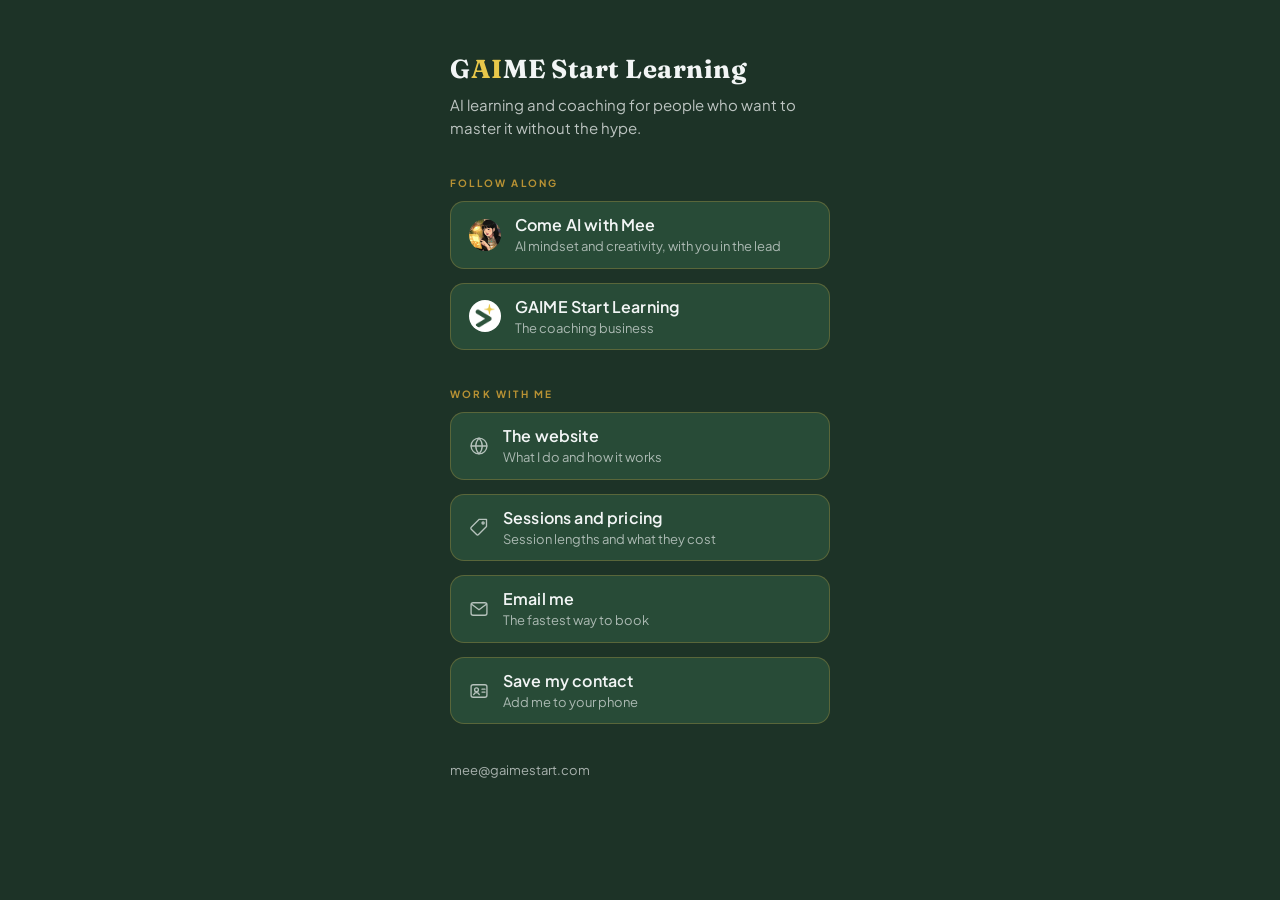
<file: tap/index.html>
<!DOCTYPE html>
<html lang="en"><head>
<meta charset="utf-8">
<meta name="viewport" content="width=device-width, initial-scale=1">
<meta name="robots" content="noindex, nofollow">
<title>GAIME Start Learning</title>
<link rel="icon" href="../img/gaime-icon.png" sizes="any">
<link rel="icon" href="../img/gaime-icon.svg" type="image/svg+xml">
<link rel="preconnect" href="https://fonts.googleapis.com">
<link rel="preconnect" href="https://fonts.gstatic.com" crossorigin="">
<link rel="stylesheet" href="https://fonts.googleapis.com/css2?family=Fraunces:opsz,wght@9..144,700&family=Plus+Jakarta+Sans:wght@400;600;700&display=swap">
<style>
:root{--espresso:#1d3327;--walnut:#284b37;--offwhite:#f2f5f5;--coin:#e8c84a;--honey:#b89234}
*{box-sizing:border-box;margin:0;padding:0}
html,body{background:var(--espresso)}
body{min-height:100vh;display:flex;justify-content:center;font-family:"Plus Jakarta Sans","DM Sans",sans-serif;color:var(--offwhite);-webkit-font-smoothing:antialiased;padding:56px 20px 44px}
main{width:100%;max-width:380px}
.wordmark{font-family:"Fraunces",Georgia,serif;font-weight:700;font-size:26px;letter-spacing:.02em;line-height:1}
.wordmark span{color:var(--coin)}
.intro{margin-top:12px;font-size:15px;line-height:1.5;opacity:.75;text-wrap:pretty}
.label-sec{display:block;font-family:"Plus Jakarta Sans","DM Sans",sans-serif;font-weight:700;font-size:10px;text-transform:uppercase;letter-spacing:.22em;color:var(--honey);margin:38px 0 12px}
.links{display:flex;flex-direction:column;gap:14px}
a.btn{display:flex;align-items:center;gap:14px;min-height:64px;padding:12px 18px;background:var(--walnut);border:1px solid rgba(201,165,68,.3);border-radius:14px;text-decoration:none;color:var(--offwhite)}
a.btn svg{flex:none;width:20px;height:20px;opacity:.7}
a.btn img{flex:none;width:32px;height:32px;border-radius:50%;object-fit:cover}
a.btn img.logo{background:#fff;object-fit:contain;padding:3px}
.txt{display:flex;flex-direction:column;gap:3px;min-width:0}
.label{font-size:16px;font-weight:600;letter-spacing:.01em}
.sub{font-size:13px;line-height:1.35;opacity:.65}
footer{margin-top:38px;font-size:13px}
footer a{color:var(--offwhite);opacity:.65;text-decoration:none}
</style>
</head>
<body>

<main>
<header>
<div class="wordmark">G<span>AI</span>ME Start Learning</div>
<p class="intro">AI learning and coaching for people who want to master it without the hype.</p>
</header>
<span class="label-sec">Follow Along</span>
<nav class="links">
<a class="btn" href="https://instagram.com/comeaiwithmee"><img src="../comeaiwithmee.jpg" width="32" height="32" loading="lazy" alt=""><span class="txt"><span class="label">Come AI with Mee</span><span class="sub">AI mindset and creativity, with you in the lead</span></span></a>
<a class="btn" href="https://instagram.com/gaime.start"><img class="logo" src="../gaimestart.jpg" width="32" height="32" loading="lazy" alt=""><span class="txt"><span class="label">GAIME Start Learning</span><span class="sub">The coaching business</span></span></a>
</nav>
<span class="label-sec">Work With Me</span>
<nav class="links">
<a class="btn" href="https://gaimestart.com"><svg viewBox="0 0 24 24" fill="none" stroke="currentColor" stroke-width="1.6" stroke-linecap="round" stroke-linejoin="round" aria-hidden="true"><circle cx="12" cy="12" r="9.5"></circle><path d="M2.6 12h18.8"></path><path d="M12 2.5c2.6 2.8 3.9 6 3.9 9.5s-1.3 6.7-3.9 9.5c-2.6-2.8-3.9-6-3.9-9.5s1.3-6.7 3.9-9.5z"></path></svg><span class="txt"><span class="label">The website</span><span class="sub">What I do and how it works</span></span></a>
<a class="btn" href="../pricing.html"><svg viewBox="0 0 24 24" fill="none" stroke="currentColor" stroke-width="1.6" stroke-linecap="round" stroke-linejoin="round" aria-hidden="true"><path d="M12.3 2.8H21v8.7l-9.6 9.6a1.6 1.6 0 0 1-2.3 0l-6.4-6.4a1.6 1.6 0 0 1 0-2.3z"></path><circle cx="16.9" cy="7.1" r="1.3"></circle></svg><span class="txt"><span class="label">Sessions and pricing</span><span class="sub">Session lengths and what they cost</span></span></a>
<a class="btn" href="mailto:mee@gaimestart.com?subject=Session%20enquiry"><svg viewBox="0 0 24 24" fill="none" stroke="currentColor" stroke-width="1.6" stroke-linecap="round" stroke-linejoin="round" aria-hidden="true"><rect x="2.5" y="4.5" width="19" height="15" rx="2.5"></rect><path d="M3.2 6.3 12 13l8.8-6.7"></path></svg><span class="txt"><span class="label">Email me</span><span class="sub">The fastest way to book</span></span></a>
<a class="btn" href="/mee.vcf"><svg viewBox="0 0 24 24" fill="none" stroke="currentColor" stroke-width="1.6" stroke-linecap="round" stroke-linejoin="round" aria-hidden="true"><rect x="2.5" y="4.5" width="19" height="15" rx="2.5"></rect><circle cx="9" cy="10.6" r="2.3"></circle><path d="M5.6 16.4c.6-1.6 1.9-2.4 3.4-2.4s2.8.8 3.4 2.4"></path><path d="M15.6 9.8h3.6M15.6 13.3h3.6"></path></svg><span class="txt"><span class="label">Save my contact</span><span class="sub">Add me to your phone</span></span></a>
</nav>
<footer><a href="mailto:mee@gaimestart.com">mee@gaimestart.com</a></footer>
</main>


</body></html>
</file>
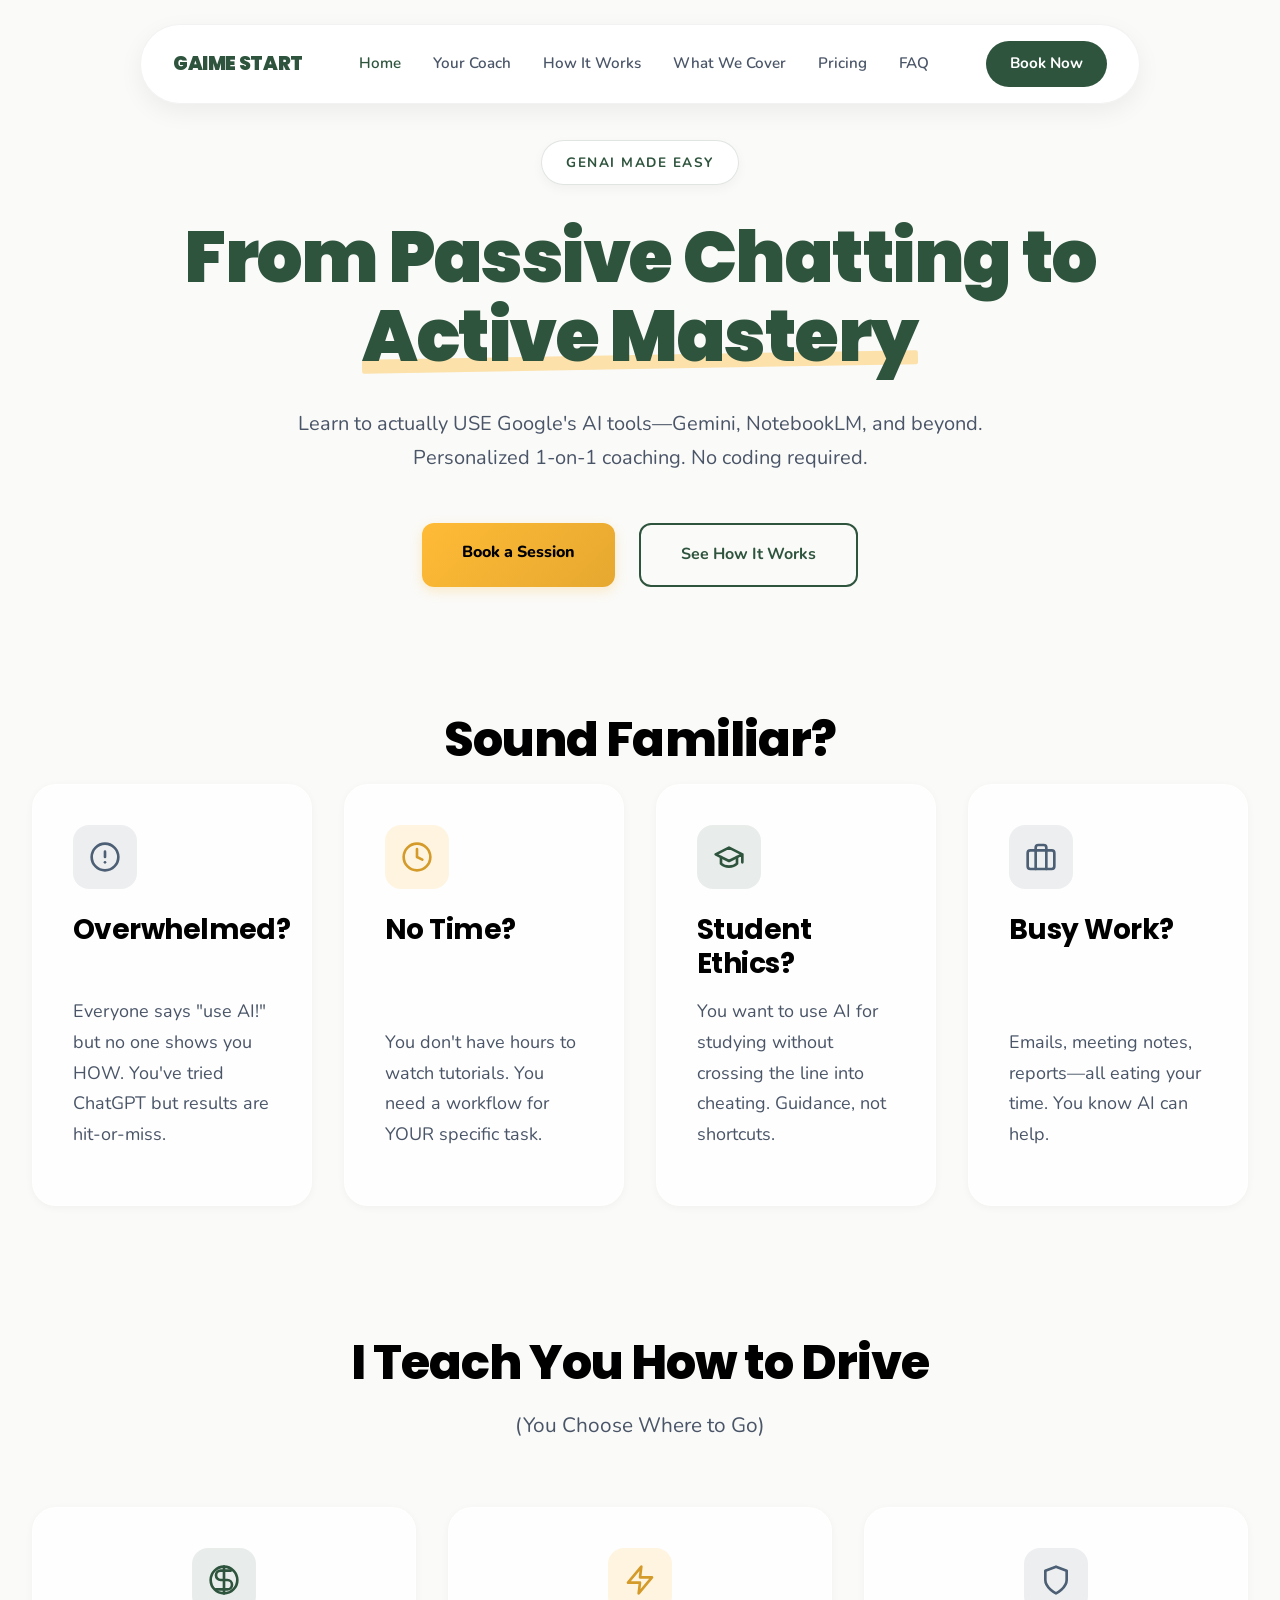
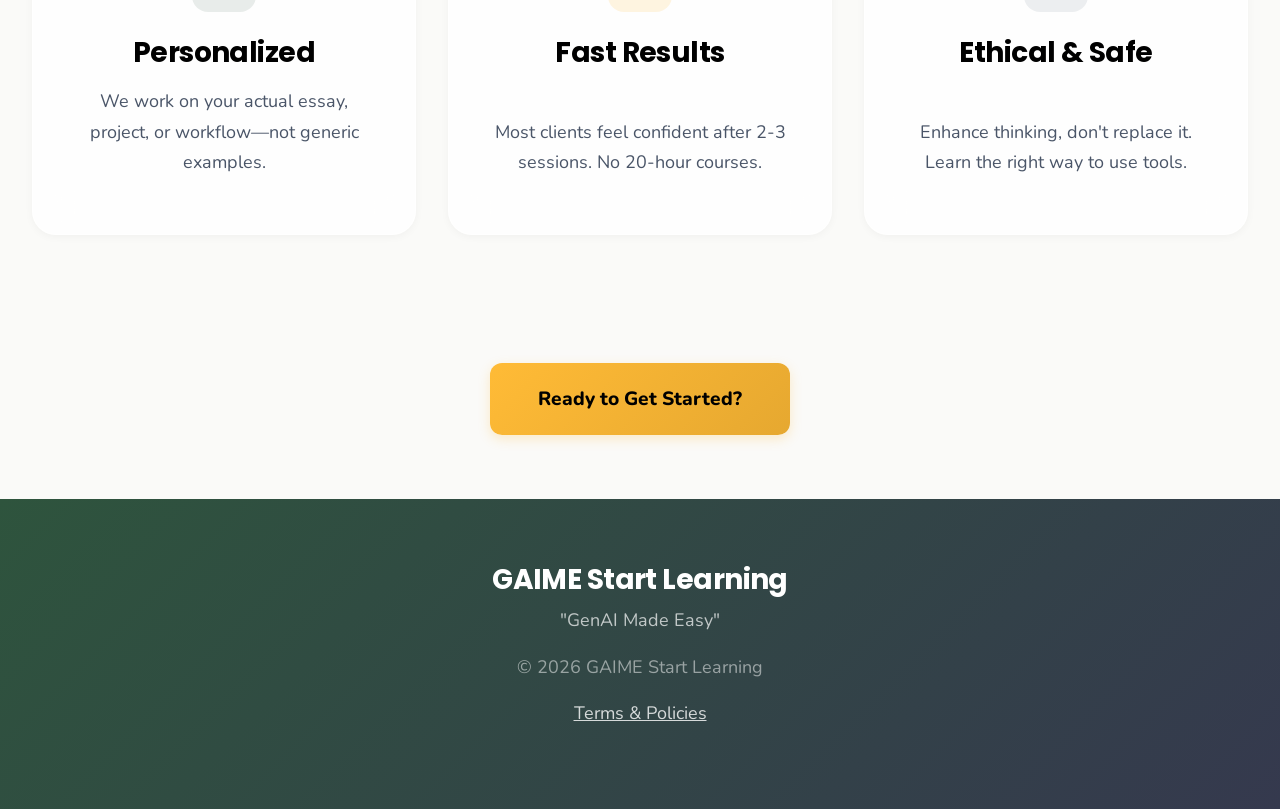
<file: index.html.html>
<!DOCTYPE html>
<html lang="en">
<head>
    <meta charset="UTF-8">
    <meta name="viewport" content="width=device-width, initial-scale=1.0">
    <title>GAIME Start Learning - GenAI Made Easy</title>
    
    <link rel="preconnect" href="https://fonts.googleapis.com">
    <link rel="preconnect" href="https://fonts.gstatic.com" crossorigin>
    <link href="https://fonts.googleapis.com/css2?family=Nunito:wght@400;600;700;800&family=Poppins:wght@600;700;800;900&display=swap" rel="stylesheet">
    
    <style>
        /* ========== VARIABLES ========== */
        :root {
            --primary-green: #2E543D;
            --light-green: #A8B79A;
            --navy: #35394e;
            --slate-blue: #4c5f74;
            --gold: #ffbb36;
            --text-black: #000000;
            --text-gray: #4A5568;
            --text-light: #718096;
            --bg-white: #FFFFFF;
            --bg-light: #F7F9FB;
            --bg-cream: #FAFAF8;
            --border-gray: #E2E8F0;
            --shadow-sm: 0 2px 8px rgba(0, 0, 0, 0.04);
            --shadow-md: 0 4px 16px rgba(0, 0, 0, 0.08);
            --shadow-lg: 0 8px 32px rgba(0, 0, 0, 0.12);
            --ease-spring: cubic-bezier(0.34, 1.56, 0.64, 1);
        }
        
        /* ========== RESET ========== */
        * { margin: 0; padding: 0; box-sizing: border-box; }
        html { scroll-behavior: smooth; }
        
        body {
            font-family: 'Nunito', sans-serif;
            font-size: 18px;
            line-height: 1.7;
            color: var(--text-black);
            background-color: var(--bg-cream);
            overflow-x: hidden;
        }

        /* PAGE SWITCHING */
        .page { display: none; }
        .page.active { display: block; }
        
        h1, h2, h3, h4, h5, h6 {
            font-family: 'Poppins', sans-serif;
            font-weight: 800;
            line-height: 1.2;
            margin-bottom: 1rem;
            letter-spacing: -0.02em;
        }
        
        h1 { font-size: 4rem; font-weight: 900; }
        h2 { font-size: 3rem; font-weight: 800; }
        h3 { font-size: 1.75rem; font-weight: 700; }
        
        p { margin-bottom: 1rem; color: var(--text-gray); }
        a { text-decoration: none; transition: all 0.3s ease; cursor: pointer; }
        ul { list-style: none; }

        /* ========== ANIMATIONS ========== */
        .reveal { opacity: 1; transform: none; }

        body.js-active .reveal {
            opacity: 0;
            transform: translateY(30px);
            filter: blur(5px);
            transition: opacity 0.6s ease, transform 0.8s var(--ease-spring), filter 0.6s ease;
        }

        body.js-active .reveal.active {
            opacity: 1;
            transform: translateY(0);
            filter: blur(0);
        }

        .delay-1 { transition-delay: 0.1s; }
        .delay-2 { transition-delay: 0.2s; }
        .delay-3 { transition-delay: 0.3s; }
        .delay-4 { transition-delay: 0.4s; }

        /* ========== GLASS CARDS ========== */
        .glass-card {
            background: rgba(255, 255, 255, 0.8);
            backdrop-filter: blur(20px);
            -webkit-backdrop-filter: blur(20px);
            border: 1px solid rgba(255, 255, 255, 0.5);
            border-radius: 24px;
            padding: 2.5rem;
            box-shadow: var(--shadow-sm);
            transition: all 0.4s var(--ease-spring);
            position: relative;
            overflow: hidden;
            display: flex;
            flex-direction: column;
        }
        
        .glass-card > *:last-child {
            margin-top: auto;
        }
        
        .glass-card::before {
            content: '';
            position: absolute;
            top: 0;
            left: 0;
            right: 0;
            height: 4px;
            background: linear-gradient(90deg, var(--primary-green), var(--light-green));
            transform: scaleX(0);
            transition: transform 0.3s ease;
        }
        
        .glass-card:hover::before {
            transform: scaleX(1);
        }
        
        .glass-card:hover {
            transform: translateY(-8px);
            box-shadow: var(--shadow-lg);
            border-color: rgba(168, 183, 154, 0.3);
        }

        /* ========== ICONS ========== */
        .icon-wrapper {
            width: 64px;
            height: 64px;
            border-radius: 16px;
            display: flex;
            align-items: center;
            justify-content: center;
            margin-bottom: 1.5rem;
            transition: all 0.3s ease;
        }
        
        .icon-wrapper svg {
            width: 32px;
            height: 32px;
            stroke: currentColor;
            stroke-width: 2;
            fill: none;
            stroke-linecap: round;
            stroke-linejoin: round;
        }
        
        .icon-green { background: rgba(46, 84, 61, 0.1); color: var(--primary-green); }
        .icon-gold { background: rgba(255, 187, 54, 0.15); color: #d49a2a; }
        .icon-blue { background: rgba(76, 95, 116, 0.1); color: var(--slate-blue); }
        
        .glass-card:hover .icon-wrapper {
            transform: scale(1.1) rotate(5deg);
        }

        /* ========== BUTTONS ========== */
        .btn-primary {
            background: linear-gradient(135deg, var(--gold) 0%, #e6a830 100%);
            color: var(--text-black);
            padding: 1rem 2.5rem;
            border-radius: 12px;
            font-weight: 800;
            font-size: 1rem;
            transition: all 0.3s ease;
            border: none;
            cursor: pointer;
            display: inline-block;
            box-shadow: 0 4px 12px rgba(255, 187, 54, 0.25);
        }
        
        .btn-primary:hover {
            transform: translateY(-2px);
            box-shadow: 0 6px 20px rgba(255, 187, 54, 0.35);
        }
        
        .btn-secondary {
            background: transparent;
            color: var(--primary-green);
            padding: 1rem 2.5rem;
            border-radius: 12px;
            font-weight: 700;
            border: 2px solid var(--primary-green);
            transition: all 0.3s ease;
            display: inline-block;
            font-size: 1rem;
        }
        
        .btn-secondary:hover {
            background: var(--primary-green);
            color: white;
            transform: translateY(-2px);
        }

        /* ========== NAVIGATION ========== */
        nav {
            position: fixed;
            top: 24px;
            left: 50%;
            transform: translateX(-50%);
            width: 90%;
            max-width: 1000px;
            padding: 16px 32px;
            background: rgba(255, 255, 255, 0.95);
            backdrop-filter: blur(20px);
            -webkit-backdrop-filter: blur(20px);
            border: 1px solid rgba(0, 0, 0, 0.05);
            border-radius: 100px;
            display: flex;
            justify-content: space-between;
            align-items: center;
            z-index: 1000;
            box-shadow: 0 8px 24px rgba(0, 0, 0, 0.06);
        }
        
        .logo {
            font-weight: 900;
            color: var(--primary-green);
            font-size: 1.2rem;
            font-family: 'Poppins', sans-serif;
            letter-spacing: -0.02em;
            cursor: pointer;
            transition: all 0.3s ease;
        }
        
        .logo:hover {
            opacity: 0.7;
        }
        
        .nav-links {
            display: flex;
            gap: 2rem;
        }
        
        .nav-links a {
            color: var(--text-gray);
            font-weight: 600;
            font-size: 0.95rem;
        }
        
        .nav-links a:hover, .nav-links a.active {
            color: var(--primary-green);
        }
        
        .nav-cta {
            background: var(--primary-green);
            color: white;
            padding: 10px 24px;
            border-radius: 100px;
            font-size: 0.95rem;
            font-weight: 700;
        }
        
        .mobile-toggle {
            display: none;
            background: none;
            border: none;
            font-size: 1.5rem;
            cursor: pointer;
            color: var(--primary-green);
        }

        /* ========== MARKER HIGHLIGHT ========== */
        .marker-highlight {
            position: relative;
            z-index: 1;
            display: inline-block;
        }
        
        .marker-highlight::after {
            content: "";
            position: absolute;
            left: 0;
            bottom: 6px;
            height: 14px;
            background-color: rgba(255, 187, 54, 0.4);
            z-index: -1;
            border-radius: 2px;
            transform: rotate(-1deg);
            width: 0%;
            transition: width 1s var(--ease-spring) 0.4s;
        }
        
        .marker-highlight.active::after {
            width: 100%;
        }

        /* ========== LAYOUT ========== */
        .container {
            max-width: 1400px;
            margin: 0 auto;
            padding: 0 2rem;
        }
        
        section {
            padding: 4rem 0;
        }
        
        .section-compact {
            padding: 3rem 0;
        }
        
        .text-center {
            text-align: center;
        }
        
        .grid-2 {
            display: grid;
            grid-template-columns: repeat(auto-fit, minmax(300px, 1fr));
            gap: 2rem;
        }
        
        .grid-3 {
            display: grid;
            grid-template-columns: repeat(auto-fit, minmax(300px, 1fr));
            gap: 2rem;
        }
        
        .grid-4 {
            display: grid;
            grid-template-columns: repeat(auto-fit, minmax(280px, 1fr));
            gap: 2rem;
        }
        
        @media (min-width: 1200px) {
            .grid-4 {
                grid-template-columns: repeat(4, 1fr);
            }
        }
        
        /* ========== TABLET ========== */
        @media (min-width: 769px) and (max-width: 1199px) {
            .container {
                padding: 0 2.5rem;
            }
            
            h1 { font-size: 3rem; }
            h2 { font-size: 2.25rem; }
            
            .hero h1 {
                font-size: 3.5rem;
            }
            
            .grid-4 {
                grid-template-columns: repeat(2, 1fr);
            }
            
            .grid-3 {
                grid-template-columns: repeat(2, 1fr);
            }
            
            .nav-links {
                gap: 1.5rem;
            }
            
            .nav-links a {
                font-size: 0.9rem;
            }
        }

        /* ========== HERO ========== */
        .hero {
            padding-top: 140px;
            padding-bottom: 60px;
            text-align: center;
            max-width: 1100px;
            margin: 0 auto;
        }
        
        .badge {
            display: inline-block;
            background: rgba(255, 255, 255, 0.9);
            border: 1px solid rgba(46, 84, 61, 0.15);
            color: var(--primary-green);
            padding: 10px 24px;
            border-radius: 100px;
            font-weight: 700;
            font-size: 0.85rem;
            margin-bottom: 2rem;
            text-transform: uppercase;
            letter-spacing: 1.5px;
            box-shadow: 0 4px 12px rgba(0, 0, 0, 0.04);
        }
        
        .hero h1 {
            font-size: 4.5rem;
            line-height: 1.1;
            margin-bottom: 2rem;
            color: var(--primary-green);
        }
        
        .hero p {
            font-size: 1.25rem;
            color: var(--text-gray);
            margin-bottom: 3rem;
            line-height: 1.7;
        }
        
        .hero-btns {
            display: flex;
            gap: 1.5rem;
            justify-content: center;
            flex-wrap: wrap;
        }

        /* ========== PRICING ========== */
        .price {
            font-size: 3.5rem;
            font-weight: 900;
            color: var(--primary-green);
            font-family: 'Poppins', sans-serif;
            margin: 1rem 0;
        }
        
        .price span {
            font-size: 1.5rem;
            color: var(--text-light);
            font-weight: 600;
        }
        
        .badge-pop {
            background: var(--gold);
            color: var(--text-black);
            padding: 6px 16px;
            border-radius: 20px;
            font-size: 0.75rem;
            font-weight: 800;
            text-transform: uppercase;
            display: inline-block;
            margin-bottom: 1rem;
        }
        
        .featured {
            border: 3px solid var(--gold) !important;
            transform: scale(1.05);
        }

        /* ========== LISTS ========== */
        .check-list li {
            position: relative;
            padding-left: 2rem;
            margin-bottom: 0.75rem;
            color: var(--text-gray);
        }
        
        .check-list li::before {
            content: '';
            position: absolute;
            left: 0;
            top: 4px;
            width: 20px;
            height: 20px;
            background-image: url("data:image/svg+xml,%3Csvg xmlns='http://www.w3.org/2000/svg' viewBox='0 0 24 24' fill='none' stroke='%232E543D' stroke-width='3' stroke-linecap='round' stroke-linejoin='round'%3E%3Cpolyline points='20 6 9 17 4 12'%3E%3C/polyline%3E%3C/svg%3E");
            background-repeat: no-repeat;
        }

        .cross-list li {
            position: relative;
            padding-left: 2rem;
            margin-bottom: 0.75rem;
            color: var(--text-gray);
        }
        
        .cross-list li::before {
            content: '';
            position: absolute;
            left: 0;
            top: 4px;
            width: 20px;
            height: 20px;
            background-image: url("data:image/svg+xml,%3Csvg xmlns='http://www.w3.org/2000/svg' viewBox='0 0 24 24' fill='none' stroke='%23EF4444' stroke-width='3' stroke-linecap='round' stroke-linejoin='round'%3E%3Cline x1='18' y1='6' x2='6' y2='18'%3E%3C/line%3E%3Cline x1='6' y1='6' x2='18' y2='18'%3E%3C/line%3E%3C/svg%3E");
            background-repeat: no-repeat;
        }

        /* ========== STEP CIRCLES ========== */
        .step-circle {
            width: 48px;
            height: 48px;
            background: var(--primary-green);
            color: white;
            display: flex;
            align-items: center;
            justify-content: center;
            border-radius: 50%;
            font-weight: 900;
            font-size: 1.5rem;
            margin: 0 auto 1.5rem;
            font-family: 'Poppins', sans-serif;
        }

        /* ========== LOCATION NOTE ========== */
        .location-note {
            background: linear-gradient(135deg, rgba(255, 187, 54, 0.1), rgba(255, 187, 54, 0.05));
            border-left: 4px solid var(--gold);
            padding: 1.5rem;
            border-radius: 12px;
            margin-top: 2rem;
        }
        
        .location-note strong {
            color: var(--primary-green);
        }

        /* ========== ABOUT PAGE SPECIFIC ========== */
        .about-intro {
            max-width: 1000px;
            margin: 0 auto 4rem;
            text-align: center;
        }

        .credentials-grid {
            display: grid;
            grid-template-columns: repeat(auto-fit, minmax(280px, 1fr));
            gap: 2rem;
            margin: 3rem 0;
        }

        .philosophy-box {
            background: linear-gradient(135deg, rgba(46, 84, 61, 0.05), rgba(168, 183, 154, 0.05));
            border: 2px solid rgba(46, 84, 61, 0.15);
            border-radius: 20px;
            padding: 3rem;
            margin: 3rem 0;
        }

        .philosophy-box h3 {
            color: var(--primary-green);
            margin-bottom: 1.5rem;
            font-size: 2rem;
        }

        /* ========== FOOTER ========== */
        footer {
            background: linear-gradient(135deg, var(--primary-green) 0%, var(--navy) 100%);
            color: white;
            padding: 4rem 0;
            text-align: center;
        }
        
        footer h3 {
            color: white;
            margin-bottom: 0.5rem;
        }
        
        footer p {
            color: rgba(255, 255, 255, 0.7);
        }
        
        footer a {
            color: rgba(255, 255, 255, 0.8);
            text-decoration: underline;
        }
        
        footer a:hover {
            color: var(--gold);
        }

        /* ========== TERMS PAGE ========== */
        .legal-card {
            background: rgba(255, 255, 255, 0.9);
            backdrop-filter: blur(20px);
            border: 1px solid rgba(0, 0, 0, 0.05);
            border-radius: 24px;
            padding: 4rem;
            max-width: 1100px;
            margin: 150px auto 4rem;
            box-shadow: var(--shadow-md);
        }
        
        .legal-card h1 {
            font-size: 2.5rem;
            color: var(--primary-green);
            margin-bottom: 1rem;
        }
        
        .legal-card h2 {
            font-size: 1.8rem;
            color: var(--navy);
            margin-top: 3rem;
            margin-bottom: 1.5rem;
            border-bottom: 2px solid rgba(46, 84, 61, 0.1);
            padding-bottom: 0.75rem;
        }
        
        .legal-card h3 {
            font-size: 1.3rem;
            color: var(--primary-green);
            margin-top: 2rem;
            margin-bottom: 1rem;
        }

        /* ========== ACCORDION ========== */
        .accordion-item {
            border: 1px solid rgba(0, 0, 0, 0.08);
            border-radius: 12px;
            margin-bottom: 1rem;
            overflow: hidden;
            background: rgba(255, 255, 255, 0.6);
            backdrop-filter: blur(10px);
            transition: all 0.3s ease;
        }
        
        .accordion-item:hover {
            border-color: rgba(46, 84, 61, 0.2);
            box-shadow: 0 4px 12px rgba(0, 0, 0, 0.05);
        }
        
        .accordion-header {
            padding: 1.5rem;
            cursor: pointer;
            display: flex;
            justify-content: space-between;
            align-items: center;
            user-select: none;
            transition: background 0.3s ease;
        }
        
        .accordion-header:hover {
            background: rgba(46, 84, 61, 0.03);
        }
        
        .accordion-header h3 {
            margin: 0;
            font-size: 1.1rem;
            color: var(--text-black);
            font-weight: 700;
        }
        
        .accordion-icon {
            width: 24px;
            height: 24px;
            border-radius: 50%;
            background: var(--primary-green);
            color: white;
            display: flex;
            align-items: center;
            justify-content: center;
            font-size: 1.2rem;
            font-weight: 700;
            transition: transform 0.3s ease;
            flex-shrink: 0;
            margin-left: 1rem;
        }
        
        .accordion-item.active .accordion-icon {
            transform: rotate(45deg);
        }
        
        .accordion-content {
            max-height: 0;
            overflow: hidden;
            transition: max-height 0.4s ease, padding 0.4s ease;
        }
        
        .accordion-item.active .accordion-content {
            max-height: 500px;
            padding: 0 1.5rem 1.5rem;
        }
        
        .accordion-content p {
            margin: 0;
            color: var(--text-gray);
            line-height: 1.7;
        }
        
        
        .meta-info {
            font-size: 0.9rem;
            color: #8899A6;
            margin-bottom: 2rem;
            font-weight: 600;
        }
        
        .highlight-box {
            background: rgba(255, 187, 54, 0.1);
            border-left: 4px solid var(--gold);
            padding: 1.5rem;
            border-radius: 8px;
            margin: 2rem 0;
        }
        
        .table-container {
            overflow-x: auto;
            border: 1px solid rgba(0, 0, 0, 0.05);
            border-radius: 12px;
            margin: 2rem 0;
        }
        
        table {
            width: 100%;
            border-collapse: collapse;
            min-width: 600px;
        }
        
        th {
            background: rgba(46, 84, 61, 0.05);
            text-align: left;
            padding: 16px;
            font-family: 'Poppins', sans-serif;
            font-size: 0.9rem;
            color: var(--primary-green);
            border-bottom: 1px solid rgba(0, 0, 0, 0.05);
        }
        
        td {
            padding: 16px;
            border-bottom: 1px solid rgba(0, 0, 0, 0.05);
            font-size: 0.95rem;
            color: var(--text-gray);
        }
        
        tr:hover td {
            background: rgba(0, 0, 0, 0.01);
        }

        /* ========== RESPONSIVE ========== */
        @media (max-width: 768px) {
            h1 { font-size: 2rem; }
            h2 { font-size: 1.75rem; }
            h3 { font-size: 1.3rem; }
            
            nav {
                width: 95%;
                padding: 12px 20px;
            }
            
            .nav-links {
                display: none;
            }
            
            .mobile-toggle {
                display: block;
            }
            
            .hero {
                padding-top: 100px;
                padding-bottom: 40px;
            }
            
            .hero h1 {
                font-size: 2rem;
                line-height: 1.2;
            }
            
            .hero p {
                font-size: 1rem;
            }
            
            .hero-btns {
                flex-direction: column;
                gap: 1rem;
            }
            
            .hero-btns a {
                width: 100%;
                text-align: center;
            }
            
            section {
                padding: 3rem 0;
            }
            
            .container {
                padding: 0 1.5rem;
            }
            
            .featured {
                transform: scale(1);
            }
            
            .legal-card {
                padding: 2rem 1.5rem;
                margin-top: 120px;
            }
            
            .grid-3, .grid-2, .grid-4 {
                grid-template-columns: 1fr;
                gap: 1.5rem;
            }
            
            .glass-card {
                padding: 2rem;
            }
            
            .price {
                font-size: 2.5rem;
            }
            
            .btn-primary, .btn-secondary {
                padding: 0.875rem 2rem;
                font-size: 0.95rem;
                width: 100%;
                text-align: center;
            }
            
            .badge {
                font-size: 0.75rem;
                padding: 8px 16px;
            }
            
            .icon-wrapper {
                width: 56px;
                height: 56px;
            }
            
            .icon-wrapper svg {
                width: 28px;
                height: 28px;
            }
            
            .accordion-header h3 {
                font-size: 1rem;
            }
            
            .accordion-header {
                padding: 1.25rem;
            }
            
            .accordion-item.active .accordion-content {
                padding: 0 1.25rem 1.25rem;
            }
            
            .credentials-grid {
                grid-template-columns: 1fr;
            }
            
            .philosophy-box {
                padding: 2rem;
            }
        }
    </style>
</head>
<body>

    <!-- ========== NAVIGATION ========== -->
    <nav>
        <div class="logo" onclick="navigateTo('home')">GAIME START</div>
        <div class="nav-links">
            <a onclick="navigateTo('home')">Home</a>
            <a onclick="navigateTo('about')">Your Coach</a>
            <a onclick="navigateTo('how')">How It Works</a>
            <a onclick="navigateTo('cover')">What We Cover</a>
            <a onclick="navigateTo('pricing')">Pricing</a>
            <a onclick="navigateTo('faq')">FAQ</a>
        </div>
        <a onclick="navigateTo('book')" class="nav-cta">Book Now</a>
        <button class="mobile-toggle">☰</button>
    </nav>

    <!-- ========== HOME PAGE ========== -->
    <div id="page-home" class="page active">
        <header class="hero">
            <div class="container">
                <div class="badge reveal">GenAI Made Easy</div>
                <h1 class="reveal delay-1">From Passive Chatting to<br><span class="marker-highlight">Active Mastery</span></h1>
                <p class="reveal delay-2">
                    Learn to actually USE Google's AI tools—Gemini, NotebookLM, and beyond.<br>
                    Personalized 1-on-1 coaching. No coding required.
                </p>
                <div class="hero-btns reveal delay-3">
                    <a onclick="navigateTo('book')" class="btn-primary">Book a Session</a>
                    <a onclick="navigateTo('how')" class="btn-secondary">See How It Works</a>
                </div>
            </div>
        </header>

        <section>
            <div class="container">
                <h2 class="text-center reveal">Sound Familiar?</h2>
                <div class="grid-4">
                    <div class="glass-card reveal delay-1">
                        <div class="icon-wrapper icon-blue">
                            <svg xmlns="http://www.w3.org/2000/svg" viewBox="0 0 24 24">
                                <circle cx="12" cy="12" r="10"></circle>
                                <line x1="12" y1="8" x2="12" y2="12"></line>
                                <line x1="12" y1="16" x2="12.01" y2="16"></line>
                            </svg>
                        </div>
                        <h3>Overwhelmed?</h3>
                        <p>Everyone says "use AI!" but no one shows you HOW. You've tried ChatGPT but results are hit-or-miss.</p>
                    </div>
                    <div class="glass-card reveal delay-2">
                        <div class="icon-wrapper icon-gold">
                            <svg xmlns="http://www.w3.org/2000/svg" viewBox="0 0 24 24">
                                <circle cx="12" cy="12" r="10"></circle>
                                <polyline points="12 6 12 12 16 14"></polyline>
                            </svg>
                        </div>
                        <h3>No Time?</h3>
                        <p>You don't have hours to watch tutorials. You need a workflow for YOUR specific task.</p>
                    </div>
                    <div class="glass-card reveal delay-3">
                        <div class="icon-wrapper icon-green">
                            <svg xmlns="http://www.w3.org/2000/svg" viewBox="0 0 24 24">
                                <path d="M22 10v6M2 10l10-5 10 5-10 5z"></path>
                                <path d="M6 12v5c3 3 9 3 12 0v-5"></path>
                            </svg>
                        </div>
                        <h3>Student Ethics?</h3>
                        <p>You want to use AI for studying without crossing the line into cheating. Guidance, not shortcuts.</p>
                    </div>
                    <div class="glass-card reveal delay-4">
                        <div class="icon-wrapper icon-blue">
                            <svg xmlns="http://www.w3.org/2000/svg" viewBox="0 0 24 24">
                                <rect x="2" y="7" width="20" height="14" rx="2" ry="2"></rect>
                                <path d="M16 21V5a2 2 0 0 0-2-2h-4a2 2 0 0 0-2 2v16"></path>
                            </svg>
                        </div>
                        <h3>Busy Work?</h3>
                        <p>Emails, meeting notes, reports—all eating your time. You know AI can help.</p>
                    </div>
                </div>
            </div>
        </section>

        <section>
            <div class="container text-center">
                <h2 class="reveal">I Teach You How to Drive</h2>
                <p class="reveal delay-1" style="font-size: 1.3rem; color: var(--text-gray); margin-bottom: 4rem;">(You Choose Where to Go)</p>
                <div class="grid-3">
                    <div class="glass-card text-center reveal delay-1">
                        <div class="icon-wrapper icon-green" style="margin: 0 auto 1.5rem;">
                            <svg xmlns="http://www.w3.org/2000/svg" viewBox="0 0 24 24">
                                <circle cx="12" cy="12" r="10"></circle>
                                <path d="M12 2v20M17 5H9.5a3.5 3.5 0 0 0 0 7h5a3.5 3.5 0 0 1 0 7H6"></path>
                            </svg>
                        </div>
                        <h3>Personalized</h3>
                        <p>We work on your actual essay, project, or workflow—not generic examples.</p>
                    </div>
                    <div class="glass-card text-center reveal delay-2">
                        <div class="icon-wrapper icon-gold" style="margin: 0 auto 1.5rem;">
                            <svg xmlns="http://www.w3.org/2000/svg" viewBox="0 0 24 24">
                                <polygon points="13 2 3 14 12 14 11 22 21 10 12 10 13 2"></polygon>
                            </svg>
                        </div>
                        <h3>Fast Results</h3>
                        <p>Most clients feel confident after 2-3 sessions. No 20-hour courses.</p>
                    </div>
                    <div class="glass-card text-center reveal delay-3">
                        <div class="icon-wrapper icon-blue" style="margin: 0 auto 1.5rem;">
                            <svg xmlns="http://www.w3.org/2000/svg" viewBox="0 0 24 24">
                                <path d="M12 22s8-4 8-10V5l-8-3-8 3v7c0 6 8 10 8 10z"></path>
                            </svg>
                        </div>
                        <h3>Ethical & Safe</h3>
                        <p>Enhance thinking, don't replace it. Learn the right way to use tools.</p>
                    </div>
                </div>
            </div>
        </section>

        <section class="text-center" style="padding: 4rem 0;">
            <div class="container">
                <a onclick="navigateTo('book')" class="btn-primary" style="font-size: 1.2rem; padding: 1.25rem 3rem;">Ready to Get Started?</a>
            </div>
        </section>

        <footer>
            <div class="container">
                <h3>GAIME Start Learning</h3>
                <p>"GenAI Made Easy"</p>
                <p style="color: rgba(255,255,255,0.5); margin-top: 1rem;">© 2026 GAIME Start Learning</p>
                <p style="margin-top: 1rem;">
                    <a onclick="navigateTo('terms')">Terms & Policies</a>
                </p>
            </div>
        </footer>
    </div>

    <!-- ========== ABOUT PAGE ========== -->
    <div id="page-about" class="page">
        <section style="padding-top: 150px; padding-bottom: 4rem;">
            <div class="container">
                <div class="about-intro reveal">
                    <h1>Meet Your Coach</h1>
                    <p style="font-size: 1.2rem;">Cutting through the AI noise so you can catch up without the overwhelm.</p>
                </div>

                <div class="glass-card reveal delay-1" style="max-width: 1000px; margin: 0 auto; text-align: center;">
                    <div style="margin: 0 auto 2rem; display: flex; justify-content: center;">
                        <div data-iframe-width="150" data-iframe-height="270" data-share-badge-id="6405061c-3177-4c07-982a-2ad5debe4a3c" data-share-badge-host="https://www.credly.com"></div>
                        <script type="text/javascript" async src="//cdn.credly.com/assets/utilities/embed.js"></script>
                    </div>
                    
                    <h2 style="font-size: 2rem; margin-bottom: 2rem;">Credentials</h2>
                    
                    <div style="text-align: left;">
                        <h3 style="font-size: 1.3rem; margin-bottom: 1rem;">Professional Experience</h3>
                        <ul class="check-list" style="margin-bottom: 2rem;">
                            <li>9+ years in Learning & Development</li>
                            <li>Enterprise AI Literacy & Adoption Lead</li>
                            <li>Upskilled 1500+ employees on Generative AI tools (Gemini, NotebookLM)</li>
                            <li>Pioneered enterprise-wide AI training programs from conception to launch</li>
                            <li>Trained 500+ staff during high-growth periods</li>
                        </ul>
                        
                        <h3 style="font-size: 1.3rem; margin-bottom: 1rem;">Certifications</h3>
                        <ul class="check-list" style="margin-bottom: 2rem;">
                            <li>Prosci® Certified Change Practitioner (2026)</li>
                            <li>LinkedIn Learning: AI Foundations, Performance Management with AI</li>
                            <li>Future of Work with AI Agents</li>
                            <li>Specialized in adult learning principles & agile training design</li>
                        </ul>
                        
                        <div style="text-align: center; padding: 1.5rem; background: rgba(46, 84, 61, 0.05); border-radius: 12px;">
                            <p style="margin: 0; font-size: 1rem;">
                                <strong>Connect with me:</strong><br>
                                <a href="https://www.linkedin.com/in/meeshunyang" target="_blank" style="color: var(--primary-green); text-decoration: underline; font-weight: 700; font-size: 1.1rem;">LinkedIn Profile →</a>
                            </p>
                        </div>
                    </div>
                </div>

                <div class="philosophy-box reveal delay-2" style="max-width: 1000px; margin: 3rem auto;">
                    <h3>My Approach</h3>
                    <p style="font-size: 1.2rem; line-height: 1.8; margin-bottom: 1rem;">
                        <strong>There's too much noise about AI.</strong>
                    </p>
                    <p style="font-size: 1.05rem; line-height: 1.7;">
                        Too many tools. Too many tutorials. Too much hype. People are either falling behind or drowning in content they don't need.
                    </p>
                    <p style="font-size: 1.05rem; line-height: 1.7;">
                        I help you cut through the chaos. My job is to get you caught up to speed without the overwhelm—just the workflows you actually need, for the work you actually do.
                    </p>
                    <p style="font-size: 1.05rem; line-height: 1.7; margin-bottom: 2rem;">
                        No fluff. No hype. Just practical guidance on making AI work for you.
                    </p>
                    
                    <div style="border-top: 2px solid rgba(46, 84, 61, 0.2); padding-top: 1.5rem; margin-top: 1.5rem;">
                        <h4 style="font-size: 1.2rem; color: var(--primary-green); margin-bottom: 1rem;">My Teaching Philosophy:</h4>
                        <p style="font-size: 1.1rem; line-height: 1.7; margin-bottom: 0.75rem;">
                            <strong>"I teach you how to drive the car. You choose where to go."</strong>
                        </p>
                        <p style="font-size: 1.05rem; line-height: 1.7; margin-bottom: 0;">
                            I won't do your work for you—but I'll show you exactly how to do it yourself, faster and smarter than you thought possible. My goal isn't to create dependency. It's to get you confident enough to work independently.
                        </p>
                    </div>
                </div>

                <div class="text-center reveal delay-3" style="margin-top: 3rem;">
                    <a onclick="navigateTo('book')" class="btn-primary" style="font-size: 1.1rem; padding: 1.25rem 3rem;">Work With Me</a>
                </div>
            </div>
        </section>

        <footer>
            <div class="container">
                <h3>GAIME Start Learning</h3>
                <p>"GenAI Made Easy"</p>
                <p style="color: rgba(255,255,255,0.5); margin-top: 1rem;">© 2026 GAIME Start Learning</p>
                <p style="margin-top: 1rem;">
                    <a onclick="navigateTo('terms')">Terms & Policies</a>
                </p>
            </div>
        </footer>
    </div>

    <!-- ========== HOW IT WORKS PAGE ========== -->
    <div id="page-how" class="page">
        <section style="padding-top: 140px;">
            <div class="container">
                <h1 class="text-center reveal">How It Works</h1>
                <p class="text-center reveal delay-1" style="font-size: 1.2rem; max-width: 700px; margin: 0 auto 4rem;">Simple 3-step process to go from stuck to confident</p>

                <div class="grid-3">
                    <div class="glass-card text-center reveal delay-1">
                        <div class="step-circle">1</div>
                        <h3>Contact</h3>
                        <p>Email me with your specific challenge. Be as detailed as you want—I'll read it all.</p>
                    </div>
                    <div class="glass-card text-center reveal delay-2">
                        <div class="step-circle">2</div>
                        <h3>Plan</h3>
                        <p>I'll reply within 24 hours with a custom plan and link to the intake form.</p>
                    </div>
                    <div class="glass-card text-center reveal delay-3">
                        <div class="step-circle">3</div>
                        <h3>Session</h3>
                        <p>We meet live on Google Meet (or in-person). We build the workflow together.</p>
                    </div>
                </div>

                <div class="location-note reveal delay-2" style="max-width: 1000px; margin: 3rem auto;">
                    <p style="margin: 0;"><strong>📍 In-Person Sessions:</strong> Held at public venues (coffee shops) in North York between Finch and Sheppard. I provide location options—no private residences.</p>
                </div>

                <div class="glass-card reveal delay-3" style="max-width: 1000px; margin: 4rem auto;">
                    <h2 style="margin-bottom: 2rem;">What Happens in a Session?</h2>
                    
                    <div style="margin-bottom: 2rem;">
                        <h3 style="font-size: 1.3rem; margin-bottom: 1rem;">First 10 Minutes</h3>
                        <p>We review your specific challenge. I ask clarifying questions to understand exactly what you need.</p>
                    </div>
                    
                    <div style="margin-bottom: 2rem;">
                        <h3 style="font-size: 1.3rem; margin-bottom: 1rem;">Next 40 Minutes</h3>
                        <p>Hands-on work with YOUR content. I show you the workflow, you practice with me guiding you. We build it together.</p>
                    </div>
                    
                    <div>
                        <h3 style="font-size: 1.3rem; margin-bottom: 1rem;">Final 10 Minutes</h3>
                        <p>Review what we built. I give you action items to practice. We schedule next session if needed.</p>
                    </div>
                </div>

                <div class="grid-2" style="margin-top: 4rem;">
                    <div class="glass-card reveal delay-4">
                        <h2 style="margin-bottom: 2rem;">📋 What to Bring</h2>
                        <ul class="check-list">
                            <li>Working laptop/computer (phone/tablet not sufficient for hands-on work)</li>
                            <li>Stable internet connection</li>
                            <li>Google account (for Gemini/NotebookLM access)</li>
                            <li>Screen sharing capability (Google Meet or Zoom)</li>
                            <li>Your actual content/project ready to work on</li>
                        </ul>
                    </div>

                    <div class="glass-card reveal delay-4">
                        <h2 style="margin-bottom: 2rem;">🤝 Your Responsibilities</h2>
                        <ul class="check-list">
                            <li>Come prepared with specific examples or projects</li>
                            <li>Share your screen when requested</li>
                            <li>Practice techniques between sessions</li>
                            <li>Verify all AI outputs (you're the "human in the loop")</li>
                            <li>Follow your institution's AI policies</li>
                        </ul>
                    </div>
                </div>

                <div class="text-center reveal delay-5" style="margin-top: 4rem;">
                    <a onclick="navigateTo('book')" class="btn-primary" style="font-size: 1.1rem; padding: 1.25rem 3rem;">Ready to Start</a>
                </div>
            </div>
        </section>

        <footer>
            <div class="container">
                <h3>GAIME Start Learning</h3>
                <p>"GenAI Made Easy"</p>
                <p style="color: rgba(255,255,255,0.5); margin-top: 1rem;">© 2026 GAIME Start Learning</p>
                <p style="margin-top: 1rem;">
                    <a onclick="navigateTo('terms')">Terms & Policies</a>
                </p>
            </div>
        </footer>
    </div>

    <!-- ========== WHAT WE COVER PAGE ========== -->
    <div id="page-cover" class="page">
        <section style="padding-top: 140px;">
            <div class="container">
                <h1 class="text-center reveal">What We Cover</h1>
                <p class="text-center reveal delay-1" style="font-size: 1.3rem; max-width: 1000px; margin: 0 auto 2rem; color: var(--primary-green); font-weight: 700;">
                    Every Session is Custom-Built for You
                </p>
                <p class="text-center reveal delay-2" style="font-size: 1.1rem; max-width: 700px; margin: 0 auto 4rem;">
                    Here's what's possible. I'll recommend the right mix based on your specific challenge.
                </p>

                <div class="grid-3">
                    <div class="glass-card reveal delay-1">
                        <div class="icon-wrapper icon-green">
                            <svg xmlns="http://www.w3.org/2000/svg" viewBox="0 0 24 24">
                                <path d="M4 19.5A2.5 2.5 0 0 1 6.5 17H20"></path>
                                <path d="M6.5 2H20v20H6.5A2.5 2.5 0 0 1 4 19.5v-15A2.5 2.5 0 0 1 6.5 2z"></path>
                            </svg>
                        </div>
                        <h2 style="font-size: 1.8rem; margin-bottom: 0.5rem;">Learning & Research</h2>
                        <p style="font-size: 0.95rem; color: var(--text-light); margin-bottom: 1.5rem;">For students, researchers, and lifelong learners</p>
                        
                        <h3 style="font-size: 1.2rem; margin-top: 2rem; margin-bottom: 1rem;">You can learn to:</h3>
                        <ul class="check-list">
                            <li>Turn dense PDFs into audio podcasts for easier studying</li>
                            <li>Analyze YouTube lectures without watching them fully</li>
                            <li>Create study guides from messy notes</li>
                            <li>Use AI ethically without academic integrity issues</li>
                            <li>Fact-check AI outputs and spot hallucinations</li>
                        </ul>
                    </div>

                    <div class="glass-card reveal delay-2">
                        <div class="icon-wrapper icon-blue">
                            <svg xmlns="http://www.w3.org/2000/svg" viewBox="0 0 24 24">
                                <rect x="2" y="7" width="20" height="14" rx="2" ry="2"></rect>
                                <path d="M16 21V5a2 2 0 0 0-2-2h-4a2 2 0 0 0-2 2v16"></path>
                            </svg>
                        </div>
                        <h2 style="font-size: 1.8rem; margin-bottom: 0.5rem;">Work & Productivity</h2>
                        <p style="font-size: 0.95rem; color: var(--text-light); margin-bottom: 1.5rem;">For professionals, freelancers, and teams</p>
                        
                        <h3 style="font-size: 1.2rem; margin-top: 2rem; margin-bottom: 1rem;">You can learn to:</h3>
                        <ul class="check-list">
                            <li>Draft emails 10x faster with Gemini Side Panel</li>
                            <li>Turn meeting recordings into action items</li>
                            <li>Build repeatable workflows that save hours</li>
                            <li>Use AI to manage projects and tasks</li>
                            <li>Generate reports and summaries quickly</li>
                        </ul>
                    </div>

                    <div class="glass-card reveal delay-3">
                        <div class="icon-wrapper icon-gold">
                            <svg xmlns="http://www.w3.org/2000/svg" viewBox="0 0 24 24">
                                <path d="M21 16V8a2 2 0 0 0-1-1.73l-7-4a2 2 0 0 0-2 0l-7 4A2 2 0 0 0 3 8v8a2 2 0 0 0 1 1.73l7 4a2 2 0 0 0 2 0l7-4A2 2 0 0 0 21 16z"></path>
                                <polyline points="3.27 6.96 12 12.01 20.73 6.96"></polyline>
                                <line x1="12" y1="22.08" x2="12" y2="12"></line>
                            </svg>
                        </div>
                        <h2 style="font-size: 1.8rem; margin-bottom: 0.5rem;">Creative & Advanced</h2>
                        <p style="font-size: 0.95rem; color: var(--text-light); margin-bottom: 1.5rem;">For content creators, writers, and power users</p>
                        
                        <h3 style="font-size: 1.2rem; margin-top: 2rem; margin-bottom: 1rem;">You can learn to:</h3>
                        <ul class="check-list">
                            <li>Transform content formats (PDF → Podcast, Video → Summary)</li>
                            <li>Brainstorm ideas when you're stuck</li>
                            <li>Use AI for roleplay and simulation</li>
                            <li>Discover advanced Gemini/NotebookLM features</li>
                            <li>Build creative workflows</li>
                        </ul>
                    </div>
                </div>

                <div class="glass-card reveal delay-4" style="max-width: 1100px; margin: 4rem auto;">
                    <h2 style="margin-bottom: 2.5rem; text-align: center;">Important Boundaries</h2>
                    
                    <div class="grid-2" style="margin-bottom: 2.5rem;">
                        <div style="background: rgba(239, 68, 68, 0.05); padding: 2rem; border-radius: 16px; border: 2px solid rgba(239, 68, 68, 0.15);">
                            <h3 style="margin-bottom: 1.5rem; color: #EF4444;">❌ What We DON'T Do</h3>
                            <ul class="cross-list">
                                <li>Technical support (fixing Google accounts, troubleshooting)</li>
                                <li>Software development (code review, debugging, building apps)</li>
                                <li>Ghostwriting (generating essays to submit as your own)</li>
                                <li>Academic integrity violations (cheating, bypassing detectors)</li>
                                <li>Professional advice (legal, financial, medical)</li>
                            </ul>
                        </div>
                        
                        <div style="background: rgba(46, 84, 61, 0.05); padding: 2rem; border-radius: 16px; border: 2px solid rgba(46, 84, 61, 0.15);">
                            <h3 style="margin-bottom: 1.5rem; color: var(--primary-green);">✅ What We DO</h3>
                            <ul class="check-list">
                                <li>Creative strategy & productivity coaching</li>
                                <li>Hands-on learning with YOUR content</li>
                                <li>Teaching prompting & workflows</li>
                                <li>Ethical AI use guidance</li>
                                <li>Building systems to work smarter</li>
                            </ul>
                        </div>
                    </div>
                    
                    <div style="background: linear-gradient(135deg, rgba(46, 84, 61, 0.08), rgba(168, 183, 154, 0.08)); border: 2px solid rgba(46, 84, 61, 0.2); padding: 2rem; border-radius: 16px;">
                        <h3 style="margin-bottom: 1rem; text-align: center;">🎓 Academic Integrity Promise</h3>
                        <p style="text-align: center; font-size: 1.05rem; line-height: 1.8; margin: 0;">
                            <strong>We teach you how to enhance your thinking, not replace it.</strong><br>
                            AI is a study tool and thinking partner—not a shortcut to bypass learning. 
                            If you're looking for someone to write essays for you, this isn't the right service.
                        </p>
                    </div>
                </div>

                <div class="glass-card reveal delay-5" style="max-width: 1000px; margin: 4rem auto; text-align: center; background: linear-gradient(135deg, rgba(255, 187, 54, 0.1), rgba(255, 187, 54, 0.05)); border: 2px solid rgba(255, 187, 54, 0.3);">
                    <h2 style="margin-bottom: 1.5rem;">Not Sure What You Need?</h2>
                    <p style="font-size: 1.1rem; margin-bottom: 2rem;">
                        That's exactly why we start with an email conversation. Tell me your challenge, and I'll design a custom session that pulls from everything above.
                    </p>
                    <a onclick="navigateTo('book')" class="btn-primary" style="font-size: 1.1rem; padding: 1.25rem 3rem;">Email Me Your Challenge</a>
                </div>
            </div>
        </section>

        <footer>
            <div class="container">
                <h3>GAIME Start Learning</h3>
                <p>"GenAI Made Easy"</p>
                <p style="color: rgba(255,255,255,0.5); margin-top: 1rem;">© 2026 GAIME Start Learning</p>
                <p style="margin-top: 1rem;">
                    <a onclick="navigateTo('terms')">Terms & Policies</a>
                </p>
            </div>
        </footer>
    </div>

    <!-- ========== PRICING PAGE ========== -->
    <div id="page-pricing" class="page">
        <section style="padding-top: 140px;">
            <div class="container">
                <h1 class="text-center reveal">Transparent Pricing</h1>
                <p class="text-center reveal delay-1" style="font-size: 1.2rem; max-width: 700px; margin: 0 auto 4rem;">Simple, honest pricing. No hidden fees.</p>

                <div class="grid-3">
                    <div class="glass-card featured text-center reveal delay-1">
                        <div class="badge-pop">START HERE</div>
                        <div class="icon-wrapper icon-blue" style="margin: 0 auto 1.5rem;">
                            <svg xmlns="http://www.w3.org/2000/svg" viewBox="0 0 24 24">
                                <path d="M12 2v20M17 5H9.5a3.5 3.5 0 0 0 0 7h5a3.5 3.5 0 0 1 0 7H6"></path>
                            </svg>
                        </div>
                        <h3>Single Session</h3>
                        <div class="price">$150<span>/hr</span></div>
                        <p style="color: var(--primary-green); font-weight: 700; margin-bottom: 1.5rem;">Recommended for New Clients</p>
                        <ul class="check-list" style="text-align: left; margin: 1.5rem 0;">
                            <li>Virtual or In-Person</li>
                            <li>Work on actual project</li>
                            <li>Walk away with solution</li>
                        </ul>
                        <a onclick="navigateTo('book')" class="btn-primary" style="width: 100%;">Book Single</a>
                    </div>
                    
                    <div class="glass-card text-center reveal delay-2">
                        <div class="icon-wrapper icon-green" style="margin: 0 auto 1.5rem;">
                            <svg xmlns="http://www.w3.org/2000/svg" viewBox="0 0 24 24">
                                <circle cx="12" cy="12" r="10"></circle>
                                <path d="M12 2v20M17 5H9.5a3.5 3.5 0 0 0 0 7h5a3.5 3.5 0 0 1 0 7H6"></path>
                            </svg>
                        </div>
                        <h3>Builder Pack</h3>
                        <div class="price">$400</div>
                        <p style="color: var(--primary-green); font-weight: 700;">Save $50 • 3 Sessions</p>
                        <ul class="check-list" style="text-align: left; margin: 1.5rem 0;">
                            <li>Everything in Single</li>
                            <li>Flexible scheduling via email</li>
                            <li>Best value for returning clients</li>
                        </ul>
                        <a onclick="navigateTo('book')" class="btn-secondary" style="width: 100%;">Book Bundle</a>
                    </div>
                    
                    <div class="glass-card text-center reveal delay-3">
                        <div class="icon-wrapper icon-gold" style="margin: 0 auto 1.5rem;">
                            <svg xmlns="http://www.w3.org/2000/svg" viewBox="0 0 24 24">
                                <polygon points="13 2 3 14 12 14 11 22 21 10 12 10 13 2"></polygon>
                            </svg>
                        </div>
                        <h3>System Pack</h3>
                        <div class="price">$650</div>
                        <p style="color: var(--primary-green); font-weight: 700;">Save $100 • 5 Sessions</p>
                        <ul class="check-list" style="text-align: left; margin: 1.5rem 0;">
                            <li>Deep dive mastery</li>
                            <li>Flexible scheduling via email</li>
                            <li>Multiple tools covered</li>
                        </ul>
                        <a onclick="navigateTo('book')" class="btn-secondary" style="width: 100%;">Book System</a>
                    </div>
                </div>

                <div class="glass-card reveal delay-4" style="max-width: 1100px; margin: 4rem auto;">
                    <h2 style="margin-bottom: 2rem; text-align: center;">Important Details</h2>
                    
                    <div class="grid-3" style="margin-bottom: 2.5rem;">
                        <div>
                            <h3 style="font-size: 1.2rem; margin-bottom: 1rem; color: var(--primary-green);">💳 Payment Methods</h3>
                            <p style="margin-bottom: 0.5rem;"><strong>E-Transfer (Virtual):</strong></p>
                            <p style="margin-bottom: 0.5rem;">Send to <strong style="color: var(--primary-green);">mee@gaimestart.com</strong></p>
                            <p style="margin-bottom: 1rem; font-size: 0.9rem; color: var(--text-light);">Include: Your name + "GAIME Start"</p>
                            <p style="margin: 0;"><strong>Cash (In-Person):</strong></p>
                            <p style="margin: 0; font-size: 0.9rem;">North York locations only</p>
                        </div>
                        
                        <div>
                            <h3 style="font-size: 1.2rem; margin-bottom: 1rem; color: var(--primary-green);">📅 Cancellation Policy</h3>
                            <ul style="list-style: none; padding: 0; font-size: 0.95rem;">
                                <li style="margin-bottom: 0.5rem;"><strong>Proactive Contact:</strong> Free reschedule</li>
                                <li style="margin-bottom: 0.5rem;"><strong>No-Show/No Contact:</strong> Session forfeited</li>
                                <li style="margin-bottom: 0.5rem;"><strong>No Refunds:</strong> Rescheduling only</li>
                                <li style="margin: 0; font-size: 0.85rem; color: var(--text-light);">Flexible if you communicate!</li>
                            </ul>
                        </div>
                        
                        <div>
                            <h3 style="font-size: 1.2rem; margin-bottom: 1rem; color: var(--primary-green);">📦 Package Terms</h3>
                            <ul style="list-style: none; padding: 0; font-size: 0.95rem;">
                                <li style="margin-bottom: 0.5rem;">Flexible scheduling via email</li>
                                <li style="margin-bottom: 0.5rem;">No expiration dates</li>
                                <li style="margin-bottom: 0.5rem;">Payment required upfront</li>
                                <li style="margin: 0; font-size: 0.85rem; color: var(--text-light);">Coordinate sessions as needed</li>
                            </ul>
                        </div>
                    </div>
                    
                    <div style="background: rgba(255, 187, 54, 0.1); border-left: 4px solid var(--gold); padding: 1.5rem; border-radius: 8px; text-align: center;">
                        <p style="margin: 0; font-size: 0.95rem;"><strong>Note:</strong> All payments are final (no refunds). Need to reschedule? Just reach out proactively and we'll find a new time. Calendar invites sent only after payment received. See full <a onclick="navigateTo('terms')" style="color: var(--primary-green); text-decoration: underline; cursor: pointer;">Terms & Policies</a> for complete details.</p>
                    </div>
                </div>

                <div class="text-center reveal delay-5" style="margin-top: 4rem;">
                    <a onclick="navigateTo('book')" class="btn-primary" style="font-size: 1.2rem; padding: 1.25rem 3rem;">Ready to Book</a>
                </div>
            </div>
        </section>

        <footer>
            <div class="container">
                <h3>GAIME Start Learning</h3>
                <p>"GenAI Made Easy"</p>
                <p style="color: rgba(255,255,255,0.5); margin-top: 1rem;">© 2026 GAIME Start Learning</p>
                <p style="margin-top: 1rem;">
                    <a onclick="navigateTo('terms')">Terms & Policies</a>
                </p>
            </div>
        </footer>
    </div>

    <!-- ========== BOOK NOW PAGE ========== -->
    <div id="page-book" class="page">
        <section style="padding-top: 140px; padding-bottom: 80px;">
            <div class="container text-center">
                <h1 class="reveal">Ready to Press START?</h1>
                <p class="reveal delay-1" style="font-size: 1.2rem; max-width: 700px; margin: 0 auto 3rem;">
                    Email me to get started. I'll reply with the intake form and a custom plan.
                </p>

                <div class="glass-card reveal delay-2" style="max-width: 600px; margin: 0 auto;">
                    <a href="mailto:mee@gaimestart.com?subject=I'm Ready to Start GAIME&body=Hi! I'm interested in booking a session.%0D%0A%0D%0AMy challenge:%0D%0A[Describe what you want to accomplish]%0D%0A%0D%0AMy availability:%0D%0A[Let me know what times work for you]" 
                       class="btn-primary" 
                       style="font-size: 1.3rem; padding: 1.5rem 3rem; width: 100%; display: block;">
                        📧 Email to Book
                    </a>
                    
                    <div style="text-align: left; margin-top: 3rem;">
                        <h3 style="margin-bottom: 1.5rem;">What happens next:</h3>
                        <ol style="padding-left: 20px; line-height: 2; color: var(--text-gray);">
                            <li>You email me with your challenge</li>
                            <li>I reply within 24 hours with an intake form & track recommendation</li>
                            <li>You choose a time slot and send payment to <strong>mee@gaimestart.com</strong></li>
                            <li>I send you the Google Meet link (or in-person details)</li>
                            <li>We meet and solve your problem—live!</li>
                        </ol>
                    </div>
                </div>

                <div class="glass-card reveal delay-3" style="max-width: 600px; margin: 3rem auto; background: linear-gradient(135deg, rgba(46, 84, 61, 0.05), rgba(168, 183, 154, 0.05)); border: 1px solid rgba(46, 84, 61, 0.15);">
                    <h3 style="margin-bottom: 1.5rem;">Quick Pricing Reminder</h3>
                    <p style="margin-bottom: 0.5rem;"><strong>Single Session (START HERE):</strong> $150/hour</p>
                    <p style="margin-bottom: 0.5rem;"><strong>Builder Pack (3):</strong> $400 (Save $50)</p>
                    <p style="margin-bottom: 0;"><strong>System Pack (5):</strong> $650 (Save $100)</p>
                </div>

                <div style="max-width: 700px; margin: 3rem auto; padding: 1.5rem; background: rgba(255, 187, 54, 0.08); border-left: 4px solid var(--gold); border-radius: 8px;" class="reveal delay-4">
                    <p style="margin: 0; font-size: 0.95rem; text-align: center;">
                        <strong>By booking a session, you agree to our</strong> 
                        <a onclick="navigateTo('terms')" style="color: var(--primary-green); text-decoration: underline; cursor: pointer; font-weight: 700;">Terms & Policies</a>, 
                        including our cancellation policy, academic integrity agreement, and scope of services.
                    </p>
                </div>

                <p class="reveal delay-4" style="margin-top: 3rem; color: var(--text-light);">
                    Questions? Check the <a onclick="navigateTo('faq')" style="color: var(--primary-green); text-decoration: underline;">FAQ</a> 
                    or just ask in your email!
                </p>
            </div>
        </section>

        <footer>
            <div class="container">
                <h3>GAIME Start Learning</h3>
                <p>"GenAI Made Easy"</p>
                <p style="color: rgba(255,255,255,0.5); margin-top: 1rem;">© 2026 GAIME Start Learning</p>
                <p style="margin-top: 1rem;">
                    <a onclick="navigateTo('terms')">Terms & Policies</a>
                </p>
            </div>
        </footer>
    </div>

    <!-- ========== FAQ PAGE ========== -->
    <div id="page-faq" class="page">
        <section style="padding-top: 140px;">
            <div class="container" style="max-width: 1000px;">
                <h1 class="text-center reveal">Common Questions</h1>
                <p class="text-center reveal delay-1" style="font-size: 1.1rem; margin-bottom: 3rem;">Everything you need to know before booking</p>

                <div class="reveal delay-2">
                    <div class="accordion-item">
                        <div class="accordion-header" onclick="toggleAccordion(this)">
                            <h3>Do I need technical skills?</h3>
                            <div class="accordion-icon">+</div>
                        </div>
                        <div class="accordion-content">
                            <p>No. If you can use Google Docs and email, you're qualified. I teach non-technical people how to use AI tools.</p>
                        </div>
                    </div>

                    <div class="accordion-item">
                        <div class="accordion-header" onclick="toggleAccordion(this)">
                            <h3>Will this work with ChatGPT too?</h3>
                            <div class="accordion-icon">+</div>
                        </div>
                        <div class="accordion-content">
                            <p>Yes! Prompting techniques apply everywhere, though I focus on Google's tools (Gemini, NotebookLM).</p>
                        </div>
                    </div>

                    <div class="accordion-item">
                        <div class="accordion-header" onclick="toggleAccordion(this)">
                            <h3>What if I can't attend my session?</h3>
                            <div class="accordion-icon">+</div>
                        </div>
                        <div class="accordion-content">
                            <p>Just reach out as soon as you can! I'm flexible as long as you communicate proactively. We'll find a new time that works. No-shows without contact = session forfeited.</p>
                        </div>
                    </div>

                    <div class="accordion-item">
                        <div class="accordion-header" onclick="toggleAccordion(this)">
                            <h3>Do you offer refunds?</h3>
                            <div class="accordion-icon">+</div>
                        </div>
                        <div class="accordion-content">
                            <p>No. All payments are final. Sessions are live and time slots are reserved for you. If you're unsure, ask questions before booking.</p>
                        </div>
                    </div>

                    <div class="accordion-item">
                        <div class="accordion-header" onclick="toggleAccordion(this)">
                            <h3>Is this ethical for students?</h3>
                            <div class="accordion-icon">+</div>
                        </div>
                        <div class="accordion-content">
                            <p>Yes! I teach you how to use AI to enhance your learning—not cheat. We don't generate essays for you. We teach you to use AI as a study tool.</p>
                        </div>
                    </div>

                    <div class="accordion-item">
                        <div class="accordion-header" onclick="toggleAccordion(this)">
                            <h3>Virtual or in-person?</h3>
                            <div class="accordion-icon">+</div>
                        </div>
                        <div class="accordion-content">
                            <p>Both! Virtual sessions via Google Meet (anywhere in Canada). In-person available at public venues (coffee shops) in North York between Finch and Sheppard.</p>
                        </div>
                    </div>

                    <div class="accordion-item">
                        <div class="accordion-header" onclick="toggleAccordion(this)">
                            <h3>How many sessions will I need?</h3>
                            <div class="accordion-icon">+</div>
                        </div>
                        <div class="accordion-content">
                            <p>Most clients feel confident after 2-3 sessions. We'll assess together after your first session.</p>
                        </div>
                    </div>

                    <div class="accordion-item">
                        <div class="accordion-header" onclick="toggleAccordion(this)">
                            <h3>Do I need the paid version of Gemini?</h3>
                            <div class="accordion-icon">+</div>
                        </div>
                        <div class="accordion-content">
                            <p>For basic features, the free version works fine. For advanced productivity (Gemini in Docs/Gmail), you'll need Google Workspace. I'll tell you in our first email.</p>
                        </div>
                    </div>

                    <div class="accordion-item">
                        <div class="accordion-header" onclick="toggleAccordion(this)">
                            <h3>What should I bring to the session?</h3>
                            <div class="accordion-icon">+</div>
                        </div>
                        <div class="accordion-content">
                            <p>Your laptop, your actual project/content, and a willingness to learn by doing. I'll guide you through everything else.</p>
                        </div>
                    </div>
                </div>

                <div class="text-center reveal delay-3" style="margin-top: 3rem;">
                    <p style="font-size: 1.1rem; margin-bottom: 1.5rem;">Still have questions?</p>
                    <a onclick="navigateTo('book')" class="btn-primary" style="padding: 1rem 2.5rem;">Email Me</a>
                </div>
            </div>
        </section>

        <footer>
            <div class="container">
                <h3>GAIME Start Learning</h3>
                <p>"GenAI Made Easy"</p>
                <p style="color: rgba(255,255,255,0.5); margin-top: 1rem;">© 2026 GAIME Start Learning</p>
                <p style="margin-top: 1rem;">
                    <a onclick="navigateTo('terms')">Terms & Policies</a>
                </p>
            </div>
        </footer>
    </div>

    <!-- ========== TERMS PAGE ========== -->
    <div id="page-terms" class="page">
        <div class="legal-card">
            <h1>Terms & Policies</h1>
            <div class="meta-info">
                Effective Date: February 7, 2026<br>
                Last Updated: February 7, 2026<br>
                Email: mee@gaimestart.com
            </div>

            <div class="highlight-box">
                <p style="margin:0;"><strong>📌 Quick Note:</strong> The most important points from this document are already highlighted on our <a onclick="navigateTo('pricing')" style="color: var(--primary-green); text-decoration: underline; cursor: pointer;">Pricing</a>, <a onclick="navigateTo('cover')" style="color: var(--primary-green); text-decoration: underline; cursor: pointer;">What We Cover</a>, and <a onclick="navigateTo('how')" style="color: var(--primary-green); text-decoration: underline; cursor: pointer;">How It Works</a> pages. This is the full legal text for reference.</p>
            </div>

            <div class="highlight-box">
                <p style="margin:0;"><strong>📍 Note on In-Person Sessions:</strong> In-Person (North York Hubs) Sessions are held at public venues only (e.g., Coffee Shops) between Finch and Sheppard. I will provide the location options; no private residences.</p>
            </div>

            <h2>1. Academic Integrity Policy</h2>
            <p>GAIME Start Learning focuses on <strong>Ethical AI Use</strong>.</p>
            <h3>The "Augmentor" Agreement:</h3>
            <p>We are committed to teaching you how to use AI tools to enhance your learning and productivity while maintaining academic and professional integrity.</p>
            <p>You are here to learn <strong>HOW</strong> to use the tools to enhance your thinking, not to replace it.</p>

            <div style="display: grid; grid-template-columns: repeat(auto-fit, minmax(300px, 1fr)); gap: 2rem; margin-top: 2rem;">
                <div>
                    <h3>✅ What We WILL Do:</h3>
                    <ul class="check-list">
                        <li>Use AI to brainstorm topics, outline arguments, and critique your logic</li>
                        <li>Turn your messy notes into organized study guides using NotebookLM</li>
                        <li>Show you how to use AI as a research assistant and thinking partner</li>
                        <li>Teach you to fact-check AI outputs and use tools safely</li>
                        <li>Help you understand concepts faster through AI explanations</li>
                        <li>Build systems that help you work smarter, not cheat</li>
                    </ul>
                </div>
                <div>
                    <h3>❌ What We WILL NOT Do:</h3>
                    <ul class="cross-list">
                        <li>Generate full essays, assignments, or exams for you to submit as your own work</li>
                        <li>Help you cheat or violate your institution's academic policies</li>
                        <li>Solve take-home exams or complete graded assignments</li>
                        <li>Do your work for you instead of teaching you the skills</li>
                        <li>Help you bypass academic integrity systems</li>
                    </ul>
                </div>
            </div>

            <div class="highlight-box">
                <p><strong>Termination for Violations:</strong> If during a session I determine that you are attempting to use AI in violation of academic integrity policies, I reserve the right to stop the session immediately (no refund for that session), terminate our coaching relationship (remaining package sessions forfeited), and decline future services.</p>
            </div>

            <h2>2. Scope of Services</h2>
            <p>This is a <strong>Creative Strategy and Productivity Coaching</strong> service focused on helping you use Google's AI tools effectively.</p>

            <h3>What We DO:</h3>
            <p><strong>Educational Coaching:</strong> Explore tools like Gemini and NotebookLM to improve personal productivity, learning, and creative workflows.</p>
            <p><strong>Hands-On Learning:</strong> Live demonstrations with your actual content, screen-sharing guidance while you practice, strategic discussions about the "Art of the Possible," and custom examples relevant to your field or goals.</p>
            <p><strong>Creative Applications:</strong> Turn documents into podcasts or study guides, analyze videos without watching them fully, brainstorm ideas and overcome creative blocks, and use AI for roleplay scenarios and problem-solving.</p>

            <h3>What We DON'T DO:</h3>
            <p><strong>Technical Support:</strong> Fixing your Google account settings or permissions, troubleshooting software installation or updates, resolving sync issues or technical errors, or IT support/helpdesk services.</p>
            <p><strong>Software Development:</strong> Code review or debugging of your applications, software engineering or custom development, building tools, apps, or systems for you, or ongoing technical maintenance.</p>
            <p><strong>Professional Services:</strong> Legal advice or document review, financial planning or investment advice, medical or health-related guidance, or subject matter expertise outside of AI tools.</p>

            <h2>3. Payment & Booking Policy</h2>
            
            <h3>Session Rates</h3>
            <div class="table-container">
                <table>
                    <thead>
                        <tr><th>Service</th><th>Price (USD/CAD)</th><th>Notes</th></tr>
                    </thead>
                    <tbody>
                        <tr><td>60-minute One-on-One</td><td>$150</td><td>Standard Session</td></tr>
                        <tr><td>30-minute One-on-One</td><td>$80</td><td>Returning Clients Only</td></tr>
                        <tr><td>3-Session Builder Pack</td><td>$400</td><td>Save $50</td></tr>
                        <tr><td>5-Session System Pack</td><td>$650</td><td>Save $100</td></tr>
                        <tr><td>Quick Fix Pack (5x 30-min)</td><td>$350</td><td>Save $50</td></tr>
                        <tr><td>Monthly Check-In (4x 30-min)</td><td>$280/month</td><td>Returning Clients Only</td></tr>
                        <tr><td>Monthly Deep Support (4x 60-min)</td><td>$500/month</td><td>Returning Clients Only</td></tr>
                    </tbody>
                </table>
            </div>

            <h3>Payment Terms</h3>
            <p><strong>Accepted Payment Methods:</strong> E-Transfer (Interac) - Primary method for virtual sessions. Send to <strong>mee@gaimestart.com</strong>. Include in message: Your name + "GAIME Start". Cash - Accepted for in-person sessions in North York/Toronto only.</p>
            <p><strong>Payment Schedule:</strong> Payment is required in advance to secure your session slot. Calendar invites and Google Meet links are sent ONLY AFTER payment is received. For packages, full payment is required upfront.</p>

            <h3>Cancellation & Rescheduling Policy</h3>
            <p><strong>Proactive Communication = Flexibility:</strong> If you need to cancel or reschedule, reach out as soon as possible. I understand things come up. As long as you communicate proactively, we'll find a new time that works for both of us.</p>
            
            <p><strong>No-Show Policy:</strong> If you don't show up to your scheduled session and haven't contacted me, the session is forfeited. You'll need to book and pay for a new session.</p>
            
            <p><strong>Package Flexibility:</strong> Package sessions have no expiration dates. We coordinate scheduling via email at your pace—just maintain proactive communication.</p>
            
            <p><strong>Emergency Exceptions:</strong> True emergencies (medical crisis, family emergency, etc.) are handled with empathy and flexibility. Just communicate as soon as you can, and we'll work it out.</p>

            <h3>Refund Policy</h3>
            <p><strong>No Refunds:</strong> All payments are final and non-refundable. I offer rescheduling flexibility, not refunds. Sessions are live, time-bound, and scheduled specifically for you.</p>
            
            <p><strong>Unused Package Sessions:</strong> While packages don't expire, you're responsible for scheduling and using your sessions. Unused sessions cannot be refunded.</p>
            
            <p><strong>Before You Book:</strong> If you're unsure whether this service is right for you, please ask questions via email before booking. All sales are final once payment is received.</p>

            <h2>4. Client Responsibilities</h2>
            <p>By booking a session, you agree to:</p>
            <p><strong>Come Prepared:</strong> Have your laptop and necessary accounts ready. Bring specific examples or projects to work on. Review any pre-session materials sent to you. Test your Google Meet connection before virtual sessions.</p>
            <p><strong>Participate Actively:</strong> Share your screen when requested for hands-on practice. Ask questions when something is unclear. Practice techniques during and between sessions. Follow up on action items.</p>
            <p><strong>Respect Boundaries:</strong> Use session time for coaching, not technical support. Honor the academic integrity agreement. Accept that I teach you to USE tools, not build them. Understand that AI outputs must be verified by you.</p>

            <h2>5. Limitations & Disclaimers</h2>
            <p>I teach you to use AI tools effectively, but I cannot guarantee: 100% accuracy of AI outputs (you must verify), that AI will solve every problem perfectly, specific outcomes or results, or that your institution/employer will permit AI use.</p>
            <p><strong>Technology Requirements:</strong> You are responsible for having access to Gemini and/or NotebookLM, a stable internet connection for virtual sessions, a working laptop/computer with screen sharing capability, and any necessary software licenses or subscriptions.</p>
            <p><strong>Professional Advice Disclaimer:</strong> I am an AI coaching specialist, not a lawyer (legal advice), a financial advisor (investment guidance), a doctor (medical guidance), a licensed therapist (mental health support), or your subject matter expert (you are).</p>

            <h2>6. Privacy & Data</h2>
            <p><strong>What I Collect:</strong> Name, email, and contact information (booking purposes). Session notes to track your progress. Examples or content you share during sessions.</p>
            <p><strong>What I Don't Do:</strong> Share your information with third parties. Store sensitive personal data beyond session notes. Record sessions without explicit permission. Use your content for marketing without consent.</p>
            <p><strong>Your Content:</strong> Any documents, projects, or examples you share remain yours. I may use anonymized examples for teaching (no identifying info). You can request deletion of your data at any time.</p>

            <h2>7. Intellectual Property</h2>
            <p><strong>Your Work:</strong> You own everything you create, with or without AI assistance. I claim no rights to your projects, essays, or outputs.</p>
            <p><strong>My Materials:</strong> Session recordings (if made) are for your personal use only. Templates or resources provided are for your use, not resale. My teaching methods and frameworks remain my intellectual property.</p>
            <p><strong>AI-Generated Content:</strong> You are responsible for properly attributing AI use per your institution's policies. I am not liable for how you use AI-generated content. You accept full responsibility for what you submit or publish.</p>

            <h2>8. Modification of Terms</h2>
            <p>I reserve the right to update these Terms & Policies at any time. Updated terms will be posted with a new "Last Updated" date. Significant changes will be communicated via email. Continued booking after changes constitutes acceptance.</p>

            <h2 style="margin-top: 4rem;">Contact Information</h2>
            <p>Questions about these terms? Email me at <a href="mailto:mee@gaimestart.com" style="color: var(--primary-green); text-decoration: underline;">mee@gaimestart.com</a></p>
            <p style="text-align: center; margin-top: 2rem; color: #aaa; font-size: 0.9rem;">© 2026 GAIME Start Learning</p>
        </div>

        <footer>
            <div class="container">
                <p>© 2026 GAIME Start Learning. All rights reserved.</p>
            </div>
        </footer>
    </div>

    <script>
        // Page navigation
        function navigateTo(pageName) {
            // Hide all pages
            document.querySelectorAll('.page').forEach(page => {
                page.classList.remove('active');
            });
            
            // Show selected page
            const targetPage = document.getElementById('page-' + pageName);
            if (targetPage) {
                targetPage.classList.add('active');
                window.scrollTo(0, 0);
                
                // Update nav active states
                document.querySelectorAll('.nav-links a').forEach(link => {
                    link.classList.remove('active');
                });
                
                // Set active state on current nav item
                const navLinks = document.querySelectorAll('.nav-links a');
                navLinks.forEach(link => {
                    if (link.getAttribute('onclick') && link.getAttribute('onclick').includes(pageName)) {
                        link.classList.add('active');
                    }
                });
                
                // Trigger reveal animations
                setTimeout(() => {
                    const reveals = targetPage.querySelectorAll('.reveal');
                    reveals.forEach(el => el.classList.add('active'));
                    
                    const marker = targetPage.querySelector('.marker-highlight');
                    if (marker) {
                        setTimeout(() => marker.classList.add('active'), 500);
                    }
                }, 100);
            }
        }

        // Initialize on load
        document.addEventListener('DOMContentLoaded', () => {
            document.body.classList.add('js-active');
            
            // Set home as active in nav
            const homeLink = document.querySelector('.nav-links a[onclick*="home"]');
            if (homeLink) {
                homeLink.classList.add('active');
            }
            
            // Activate home page reveals
            setTimeout(() => {
                document.querySelectorAll('#page-home .reveal').forEach(el => {
                    el.classList.add('active');
                });
                
                const homeMarker = document.querySelector('#page-home .marker-highlight');
                if (homeMarker) {
                    setTimeout(() => homeMarker.classList.add('active'), 500);
                }
            }, 300);
        });
        
        // Accordion toggle
        function toggleAccordion(header) {
            const item = header.parentElement;
            const wasActive = item.classList.contains('active');
            
            // Close all accordions
            document.querySelectorAll('.accordion-item').forEach(accordion => {
                accordion.classList.remove('active');
            });
            
            // Open clicked one if it wasn't already active
            if (!wasActive) {
                item.classList.add('active');
            }
        }
    </script>

</body>
</html>
</file>
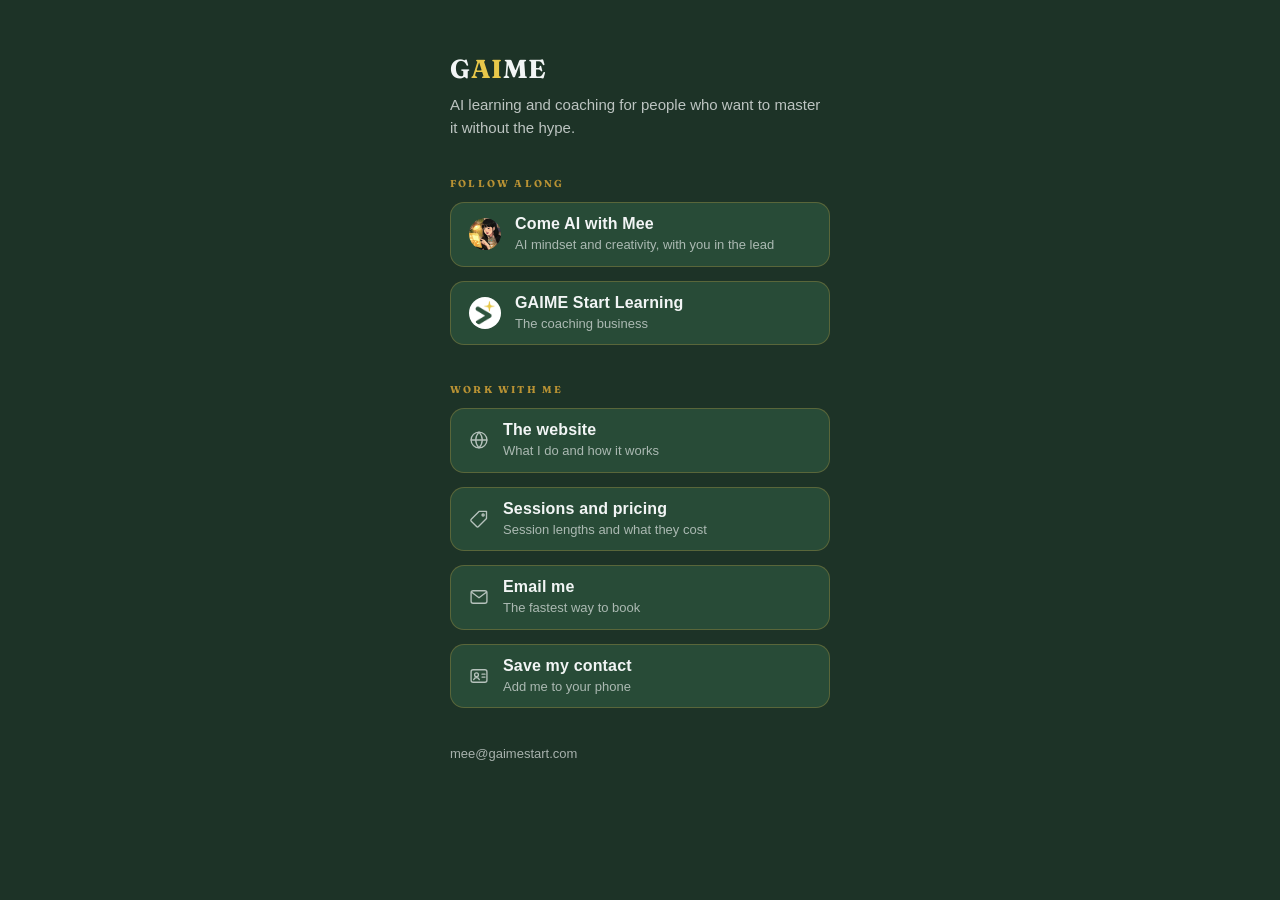
<file: tap.html>
<!DOCTYPE html>
<html lang="en"><head>
<meta charset="utf-8">
<meta name="viewport" content="width=device-width, initial-scale=1">
<meta name="robots" content="noindex, nofollow">
<title>GAIME Start</title>
<link rel="preconnect" href="https://fonts.googleapis.com">
<link rel="preconnect" href="https://fonts.gstatic.com" crossorigin="">
<link rel="stylesheet" href="https://fonts.googleapis.com/css2?family=Fraunces:opsz,wght@9..144,700&display=swap">
<style>
:root{--espresso:#1d3327;--walnut:#284b37;--offwhite:#f2f5f5;--coin:#e8c84a;--honey:#b89234}
*{box-sizing:border-box;margin:0;padding:0}
html,body{background:var(--espresso)}
body{min-height:100vh;display:flex;justify-content:center;font-family:-apple-system,BlinkMacSystemFont,"Segoe UI",Roboto,Helvetica,Arial,sans-serif;color:var(--offwhite);-webkit-font-smoothing:antialiased;padding:56px 20px 44px}
main{width:100%;max-width:380px}
.wordmark{font-family:"Fraunces",Georgia,serif;font-weight:700;font-size:26px;letter-spacing:.02em;line-height:1}
.wordmark span{color:var(--coin)}
.intro{margin-top:12px;font-size:15px;line-height:1.5;opacity:.75;text-wrap:pretty}
.label-sec{display:block;font-family:"Fraunces",Georgia,serif;font-weight:700;font-size:10px;text-transform:uppercase;letter-spacing:.22em;color:var(--honey);margin:38px 0 12px}
.links{display:flex;flex-direction:column;gap:14px}
a.btn{display:flex;align-items:center;gap:14px;min-height:64px;padding:12px 18px;background:var(--walnut);border:1px solid rgba(201,165,68,.3);border-radius:14px;text-decoration:none;color:var(--offwhite)}
a.btn svg{flex:none;width:20px;height:20px;opacity:.7}
a.btn img{flex:none;width:32px;height:32px;border-radius:50%;object-fit:cover}
a.btn img.logo{background:#fff;object-fit:contain;padding:3px}
.txt{display:flex;flex-direction:column;gap:3px;min-width:0}
.label{font-size:16px;font-weight:600;letter-spacing:.01em}
.sub{font-size:13px;line-height:1.35;opacity:.65}
footer{margin-top:38px;font-size:13px}
footer a{color:var(--offwhite);opacity:.65;text-decoration:none}
</style>
</head>
<body>

<main>
<header>
<div class="wordmark">G<span>AI</span>ME</div>
<p class="intro">AI learning and coaching for people who want to master it without the hype.</p>
</header>
<span class="label-sec">Follow Along</span>
<nav class="links">
<a class="btn" href="https://instagram.com/comeaiwithmee"><img src="comeaiwithmee.jpg" width="32" height="32" loading="lazy" alt=""><span class="txt"><span class="label">Come AI with Mee</span><span class="sub">AI mindset and creativity, with you in the lead</span></span></a>
<a class="btn" href="https://instagram.com/gaime.start"><img class="logo" src="gaimestart.jpg" width="32" height="32" loading="lazy" alt=""><span class="txt"><span class="label">GAIME Start Learning</span><span class="sub">The coaching business</span></span></a>
</nav>
<span class="label-sec">Work With Me</span>
<nav class="links">
<a class="btn" href="https://gaimestart.com"><svg viewBox="0 0 24 24" fill="none" stroke="currentColor" stroke-width="1.6" stroke-linecap="round" stroke-linejoin="round" aria-hidden="true"><circle cx="12" cy="12" r="9.5"></circle><path d="M2.6 12h18.8"></path><path d="M12 2.5c2.6 2.8 3.9 6 3.9 9.5s-1.3 6.7-3.9 9.5c-2.6-2.8-3.9-6-3.9-9.5s1.3-6.7 3.9-9.5z"></path></svg><span class="txt"><span class="label">The website</span><span class="sub">What I do and how it works</span></span></a>
<a class="btn" href="https://gaimestart.com/#pricing"><svg viewBox="0 0 24 24" fill="none" stroke="currentColor" stroke-width="1.6" stroke-linecap="round" stroke-linejoin="round" aria-hidden="true"><path d="M12.3 2.8H21v8.7l-9.6 9.6a1.6 1.6 0 0 1-2.3 0l-6.4-6.4a1.6 1.6 0 0 1 0-2.3z"></path><circle cx="16.9" cy="7.1" r="1.3"></circle></svg><span class="txt"><span class="label">Sessions and pricing</span><span class="sub">Session lengths and what they cost</span></span></a>
<a class="btn" href="mailto:mee@gaimestart.com?subject=Session%20enquiry"><svg viewBox="0 0 24 24" fill="none" stroke="currentColor" stroke-width="1.6" stroke-linecap="round" stroke-linejoin="round" aria-hidden="true"><rect x="2.5" y="4.5" width="19" height="15" rx="2.5"></rect><path d="M3.2 6.3 12 13l8.8-6.7"></path></svg><span class="txt"><span class="label">Email me</span><span class="sub">The fastest way to book</span></span></a>
<a class="btn" href="/mee.vcf"><svg viewBox="0 0 24 24" fill="none" stroke="currentColor" stroke-width="1.6" stroke-linecap="round" stroke-linejoin="round" aria-hidden="true"><rect x="2.5" y="4.5" width="19" height="15" rx="2.5"></rect><circle cx="9" cy="10.6" r="2.3"></circle><path d="M5.6 16.4c.6-1.6 1.9-2.4 3.4-2.4s2.8.8 3.4 2.4"></path><path d="M15.6 9.8h3.6M15.6 13.3h3.6"></path></svg><span class="txt"><span class="label">Save my contact</span><span class="sub">Add me to your phone</span></span></a>
</nav>
<footer><a href="mailto:mee@gaimestart.com">mee@gaimestart.com</a></footer>
</main>


</body></html>
</file>
